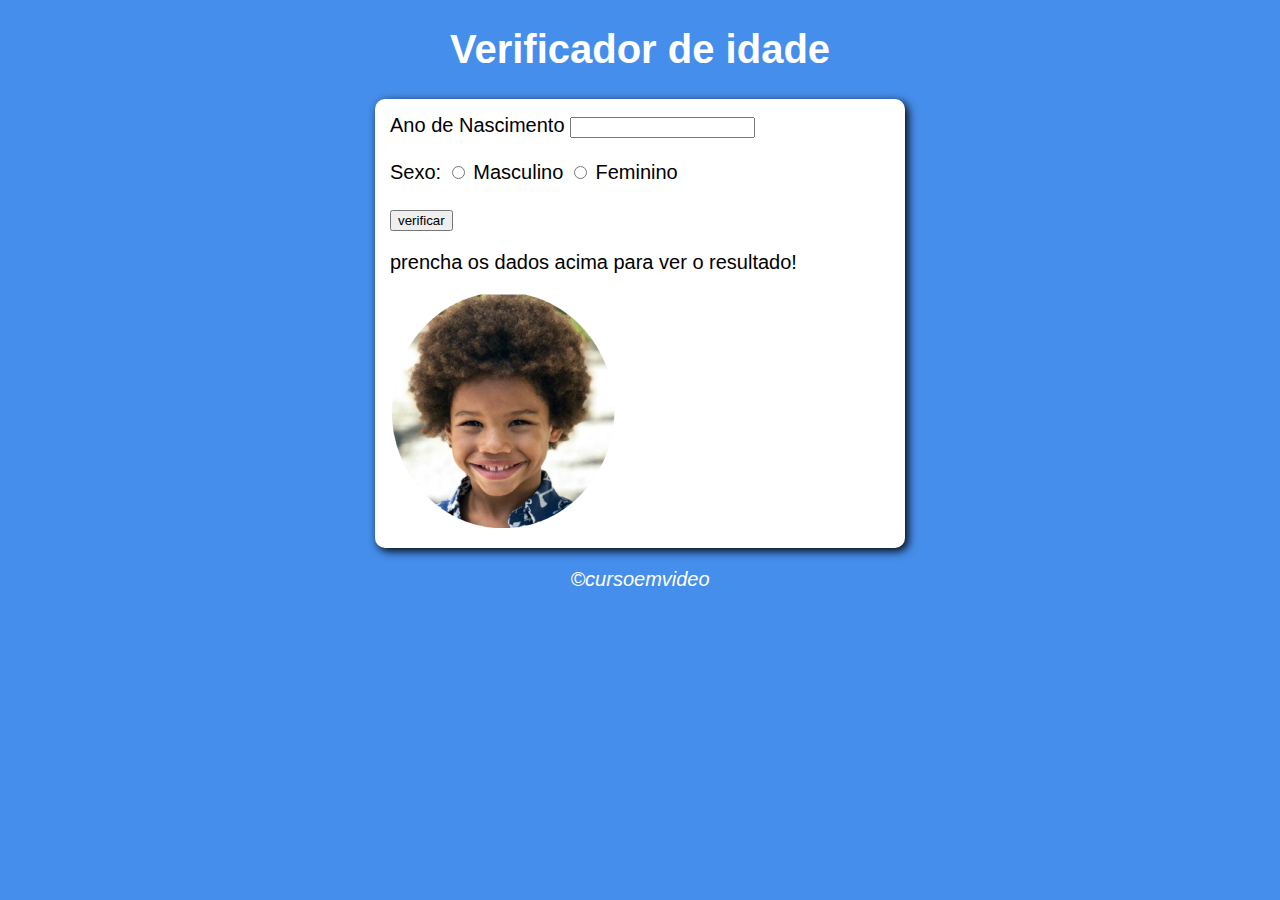
<file: curso_de_js/index.html>
<!DOCTYPE html>
<html lang="en">
<head>
    <meta charset="UTF-8">
    <meta name="viewport" content="width=device-width, initial-scale=1.0">
    <link rel="stylesheet" href="css/estilo.css">
    <title>Verificador de idade</title>
</head>
<body>
    <header>
        <h1>Verificador de idade</h1>
    </header>
    <section>
        <div>
            <span>Ano de Nascimento</span>
            <input type="text" name="txtn" id="txtn">
            <br>
            <br>
            <label for="Sexo">Sexo:</label>
            <input type="radio" id="masculino" name="genero" value="masculino">
            <label for="masculino">Masculino</label>
            <input type="radio" id="feminino" name="genero" value="feminino">
            <label for="feminino">Feminino</label>
            <br>
            <br>

            <input type="button" value="verificar" onclick="click()">
            <p>prencha os dados acima para ver o resultado!</p>
        </div>
        <div>
            <img src="img/4anosmen.png" alt="">
        </div>
    </section>
    <footer>
        <p>&copy;cursoemvideo</p>
    </footer>
    <script src="js/script.js"></script>
</body>
</html>
</file>
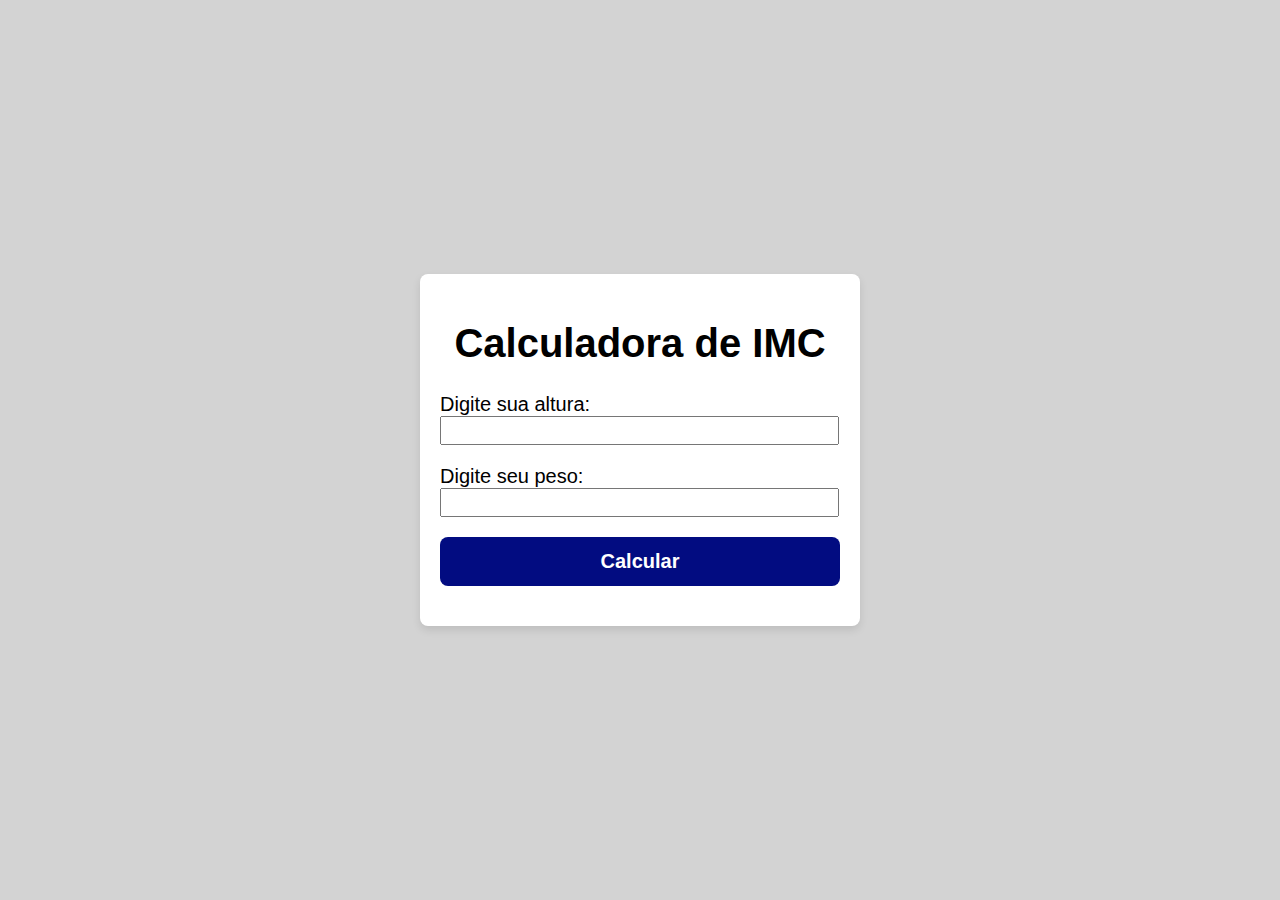
<file: curso_de_js/calculadora_de_IMC/index.html>
<!DOCTYPE html>
<html lang="en">
<head>
    <meta charset="UTF-8">
    <meta name="viewport" content="width=device-width, initial-scale=1.0">
    <title>Calculadora de IMC</title>
    <link rel="stylesheet" href="assets/estilo.css">
</head>
<body>
    <section>
             <h1>Calculadora de IMC</h1>
        <p>Digite sua altura:
            <br>
            <input type="number" name="txta" id="txta">
        </p>
        <p>Digite seu peso:
            <br>
            <input type="number" name="txtp" id="txtp">
        </p>
            <p id="res"></p>
        <p>
            <input type="button" value="Calcular" onclick="calculadora()">
        </p>

    </section>
    <script src="assets/script.js"></script>
</body>
</html>
</file>
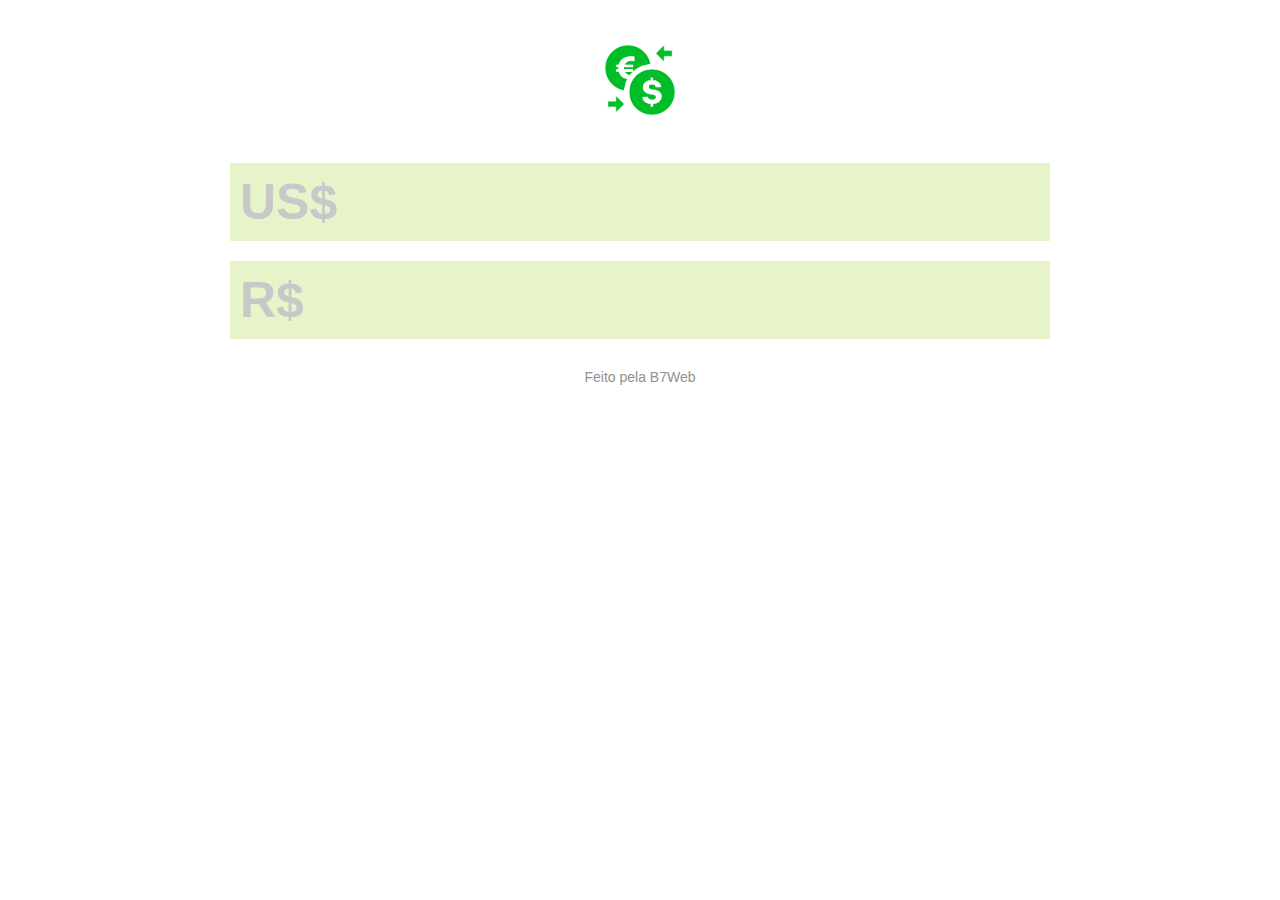
<file: curso_de_js/conversor/index.html>
<!DOCTYPE html>
<html lang="pt-br">

<head>
    <meta charset="UTF-8">
    <meta name="viewport" content="width=device-width, initial-scale=1.0">
    <title>Dolar para Real</title>
    <link rel="stylesheet" href="assets/style.css" />
</head>

<body>
    <header>
        <img src="assets/logo.png" alt="Conversor" />
    </header>

    <main>
        <section>
            <span class="cur">US$</span>
            <input id="usd" type="text" />
        </section>
        <section>
            <span class="cur">R$</span>
            <input id="brl" type="text" />
        </section>
    </main>

    <footer>
        Feito pela B7Web
    </footer>
</body>

</html>
</file>
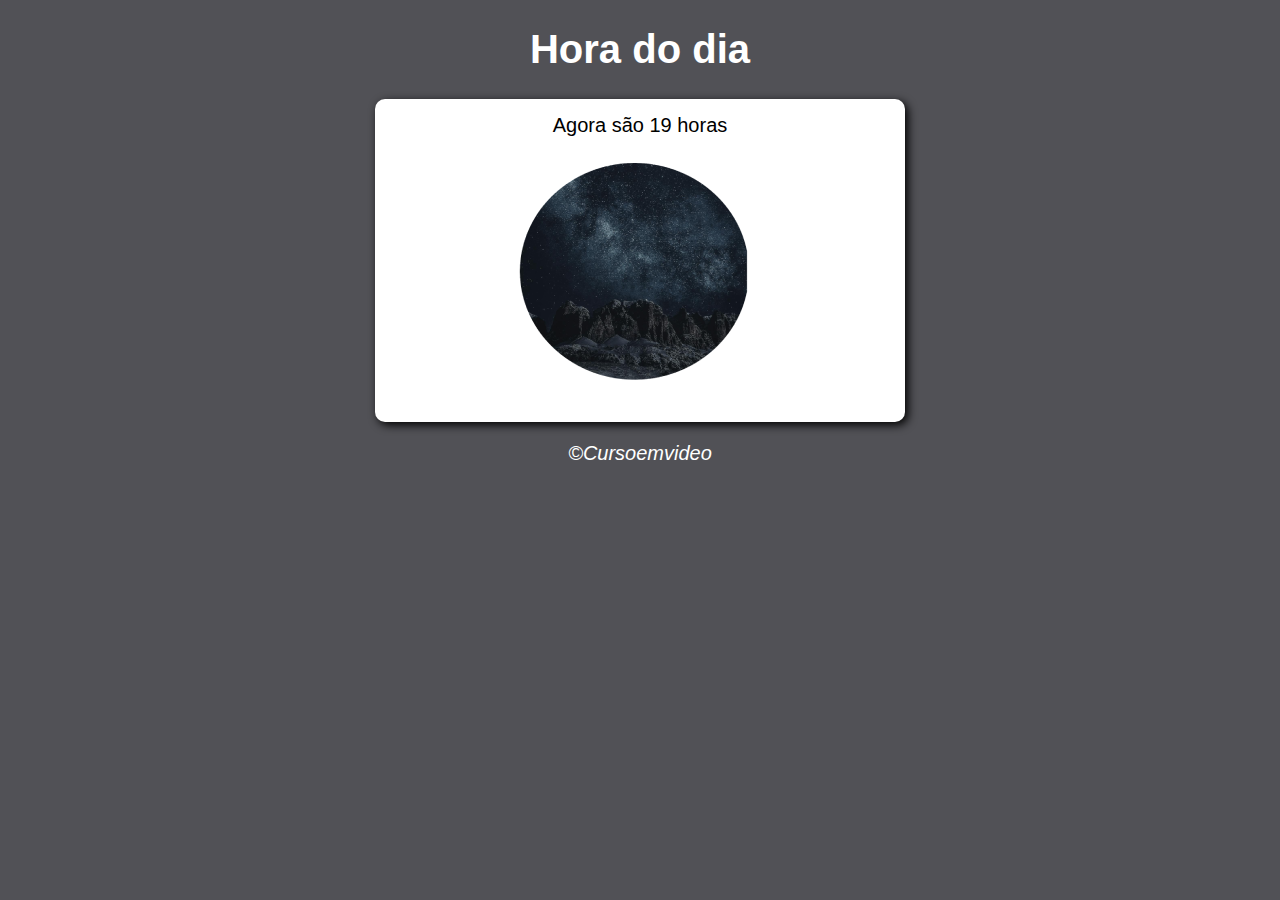
<file: curso_de_js/Project001/Index.html>
<!DOCTYPE html>
<html>

<head>
    <meta charset="UTF-8">
    <meta name="viewport" content="width=device-width, initial-scale=1">
    <link rel="stylesheet" href="Css/Estilo.css">
    <title></title>
</head>
    
<body onload="download()">
    <header>
        <h1>Hora do dia</h1>
    </header>
    <section>
        <div id="msg">
            A quick vai aparecer a mensagem...
        </div>
        <div id="foto">
            <img id="imagem" src="Img/IMG_20241220_164431.png" alt="fot_do_dia">
        </div>
    </section>
    <footer>
        <p>&copy;Cursoemvideo</p>
    </footer>
    <script src="Js/Script.js">
    </script>
    
</body>

</html>
</file>
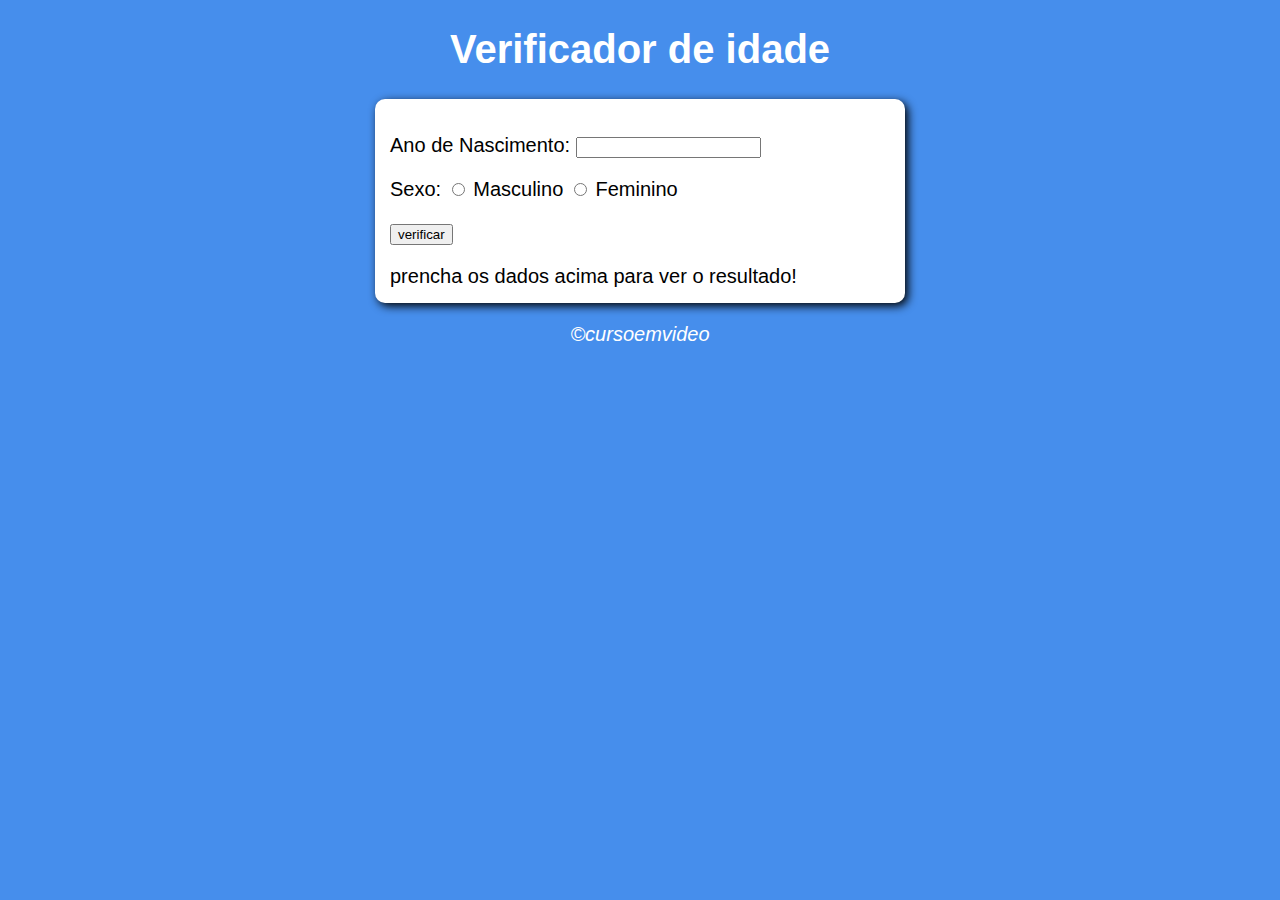
<file: curso_de_js/project002/index.html>
<!DOCTYPE html>
<html lang="en">
<head>
    <meta charset="UTF-8">
    <meta name="viewport" content="width=device-width, initial-scale=1.0">
    <link rel="stylesheet" href="css/estilo.css">
    <title>Verificador de idade</title>
</head>
<body>
    <header>
        <h1>Verificador de idade</h1>
    </header>
    <section>
        <div>
            <p>Ano de Nascimento:
                <input type="number" name="txtano" id="txtano" min="0">
            </p>
            <p>Sexo:
                <input type="radio" id="mas" name="radsex" >
                <label for="mas">Masculino</label>
                <input type="radio" id="fem" name="radsex">
                <label for="fem">Feminino</label>
            </p>
            <p>
                <input type="button" value="verificar" onclick="verificar()">
            </p>
        </div>
        <div id="res">
            prencha os dados acima para ver o resultado!
        </div>
    </section>
    <footer>
        <p>&copy;cursoemvideo</p>
    </footer>
    <script src="js/script.js"></script>
</body>
</html>
</file>
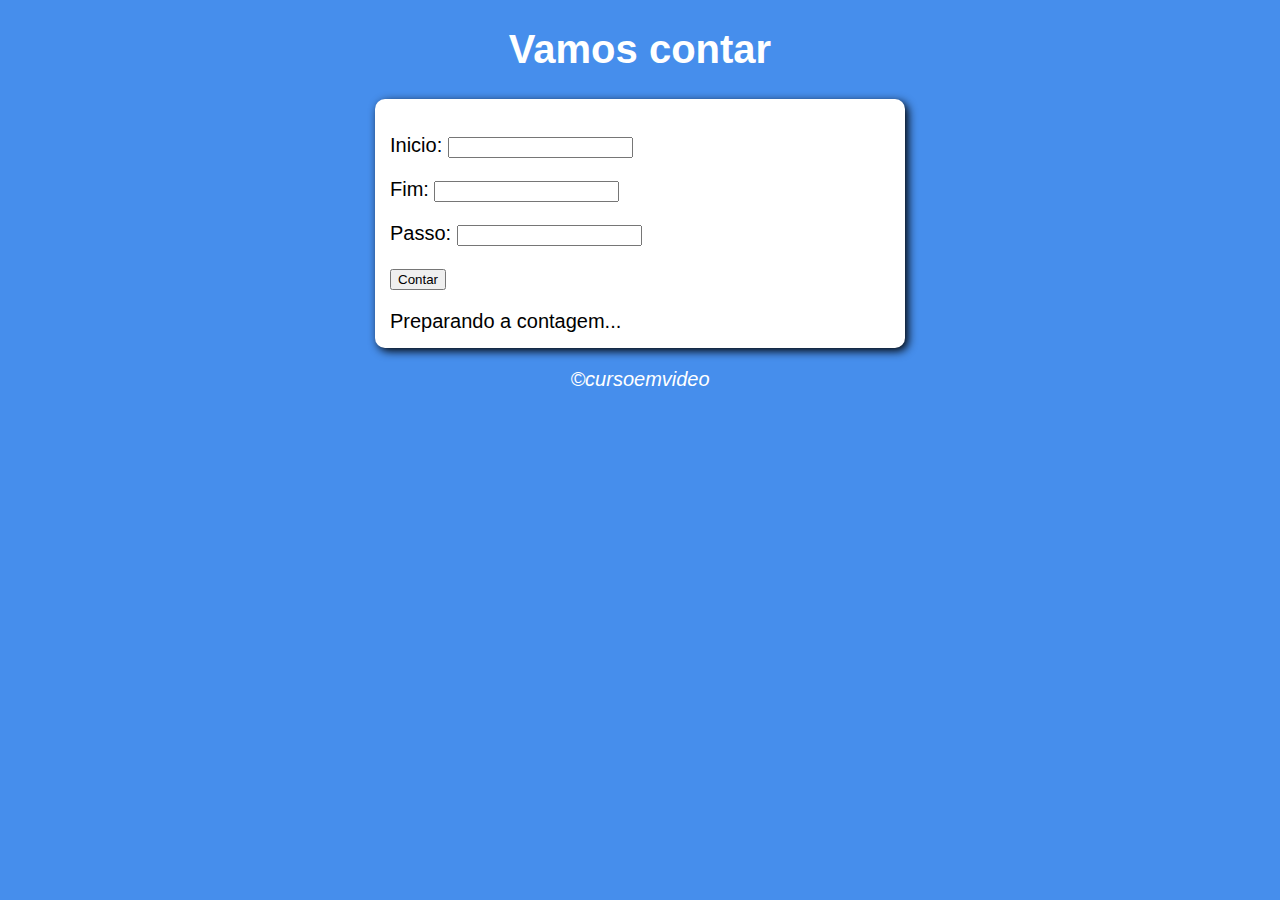
<file: curso_de_js/project003/index.html>
<!DOCTYPE html>
<html lang="en">
<head>
    <meta charset="UTF-8">
    <meta name="viewport" content="width=device-width, initial-scale=1.0">
    <link rel="stylesheet" href="css/estilo.css">
    <title>Document</title>
</head>
<body>
    <header>
        <h1>Vamos contar</h1>
    </header>
    <section>
        <div>
            <p>Inicio:
                <input type="number" name="txti" id="txti">
            </p>
            <p>Fim:
                <input type="number" name="txtf" id="txtf">
            </p>
            <p>Passo:
                <input type="number" name="txtp" id="txtp">
            </p>
            <p>
                <input type="button" value="Contar" onclick="Contador()">
            </p>

        </div>
        <div id="res">
            Preparando a contagem...
        </div>
    </section>
    <footer>
        <p>&copy;cursoemvideo</p>
    </footer>
    <script src="js/script.js"></script>
</body>
</html>
</file>
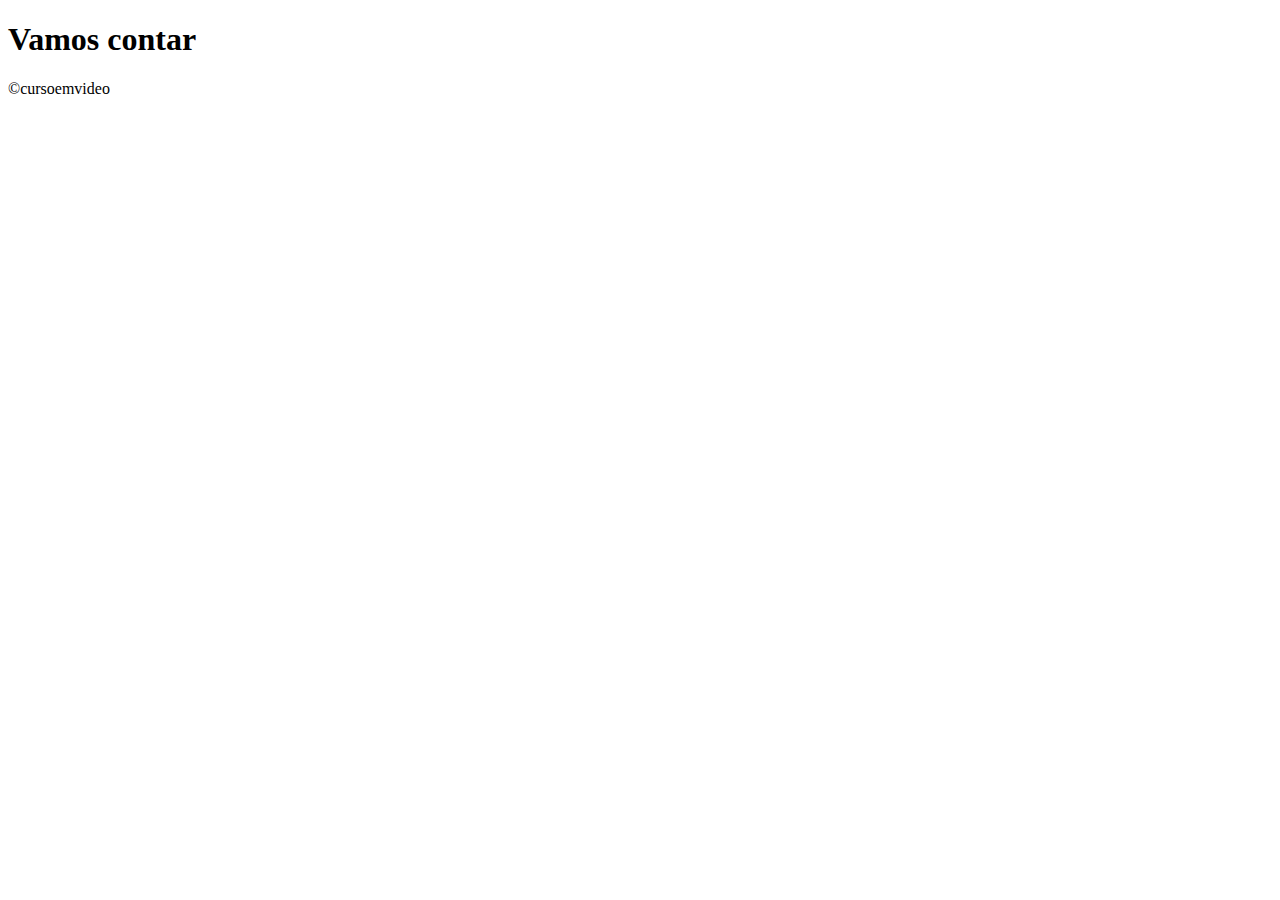
<file: curso_de_js/project004/index.html>
<!DOCTYPE html>
<html lang="en">
<head>
    <meta charset="UTF-8">
    <meta name="viewport" content="width=device-width, initial-scale=1.0">
    <title>Document</title>
</head>
<body>
    <header>
        <h1>Vamos contar</h1>
    </header>
    <section>
        <div>


        </div>
        <div>

        </div>
    </section>
    <footer>
        <p>&copy;cursoemvideo</p>
    </footer>
</body>
</html>
</file>
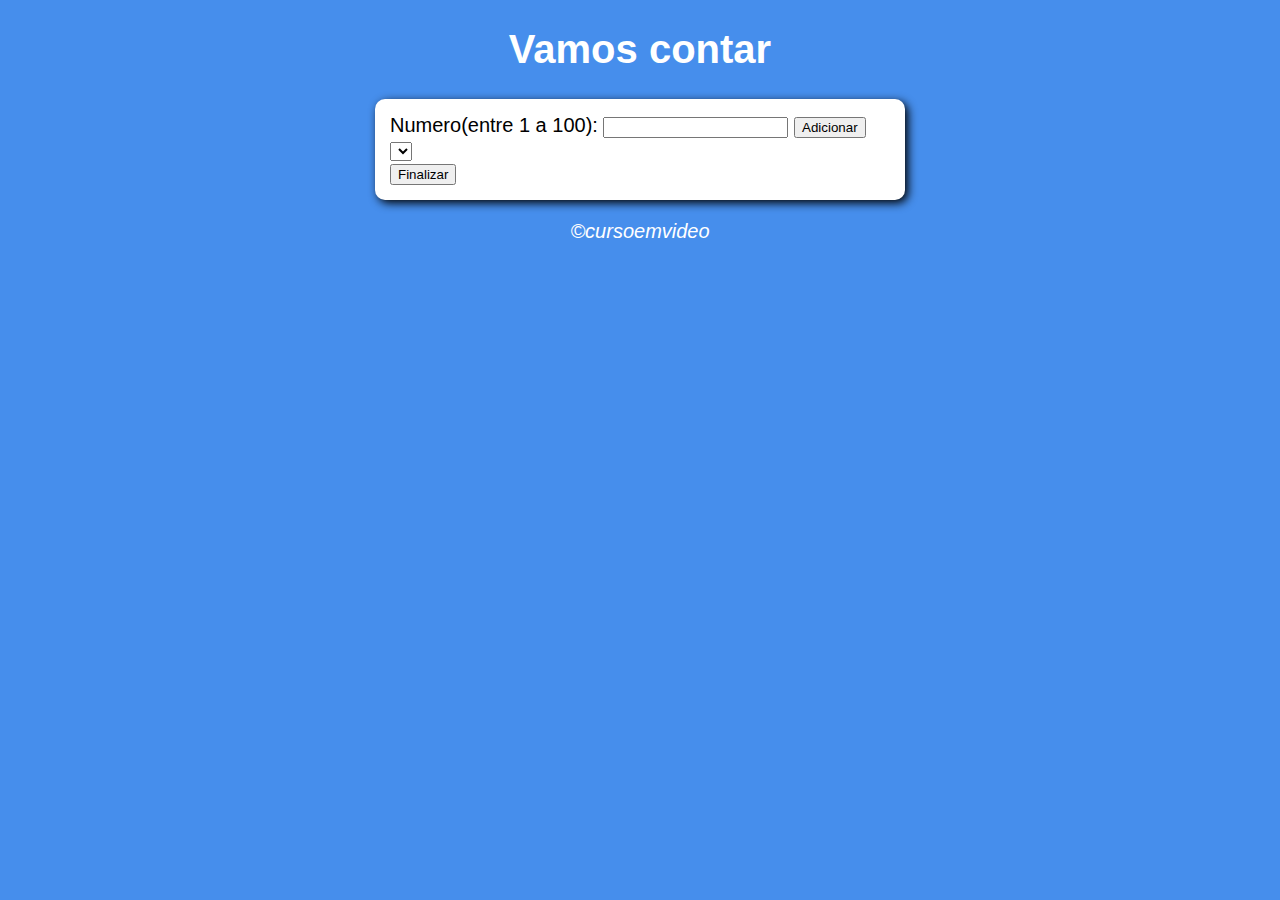
<file: curso_de_js/project005/index.html>
<!DOCTYPE html>
<html lang="en">
<head>
    <meta charset="UTF-8">
    <meta name="viewport" content="width=device-width, initial-scale=1.0">
    <link rel="stylesheet" href="css/estilo.css">
    <title>Document</title>
</head>
<body>
    <header>
        <h1>Vamos contar</h1>
    </header>
    <section>
        <div>Numero(entre 1 a 100):
            <input type="number" name="txtn" id="txtn">
            <input type="button" value="Adicionar" onclick="Adicionar()">

        </div>
        <div>
            <select name="selan" id="selan"></select>
            <br>
            <input type="button" value="Finalizar" onclick="Finalizar()">
        </div>
    </section>
    <footer>
        <p>&copy;cursoemvideo</p>
    </footer>
</body>
</html>
</file>
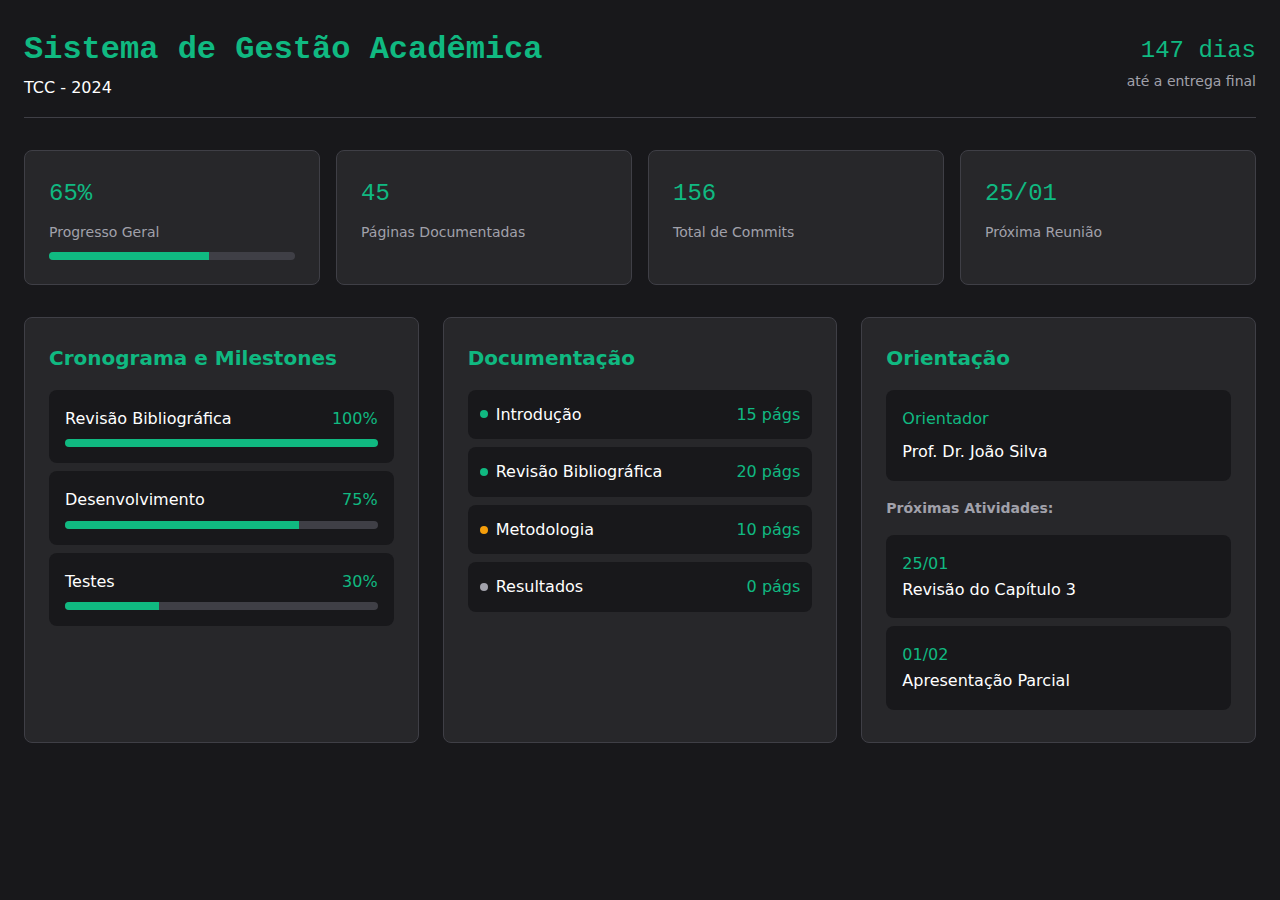
<file: ESTUDO-JS/JSPractice/exefundamentos/Estruturas_Condicionais/index.html>
<!DOCTYPE html>
<html lang="pt-BR">
<head>
    <meta charset="UTF-8">
    <meta name="viewport" content="width=device-width, initial-scale=1.0">
    <title>Dashboard TCC</title>
    <style>
        /* Reset e variáveis */
        * {
            margin: 0;
            padding: 0;
            box-sizing: border-box;
            font-family: 'Segoe UI', system-ui, sans-serif;
        }

        :root {
            --bg-dark: #18181b;
            --bg-card: #27272a;
            --text-primary: #ffffff;
            --text-secondary: #a1a1aa;
            --accent: #10b981;
            --border: #3f3f46;
            --hover: #4b5563;
        }

        /* Estilos base */
        body {
            background-color: var(--bg-dark);
            color: var(--text-primary);
            line-height: 1.6;
        }

        .container {
            max-width: 1280px;
            margin: 0 auto;
            padding: 1.5rem;
        }

        /* Header */
        .header {
            margin-bottom: 2rem;
            border-bottom: 1px solid var(--border);
            padding-bottom: 1rem;
        }

        .header-content {
            display: flex;
            justify-content: space-between;
            align-items: center;
        }

        .project-title {
            font-size: 2rem;
            font-weight: bold;
            color: var(--accent);
            font-family: 'Courier New', monospace;
        }

        .deadline {
            text-align: right;
        }

        .deadline-days {
            font-size: 1.5rem;
            color: var(--accent);
            font-family: 'Courier New', monospace;
        }

        /* Grid de status */
        .status-grid {
            display: grid;
            grid-template-columns: repeat(auto-fit, minmax(250px, 1fr));
            gap: 1rem;
            margin-bottom: 2rem;
        }

        .status-card {
            background: var(--bg-card);
            border: 1px solid var(--border);
            border-radius: 0.5rem;
            padding: 1.5rem;
            transition: border-color 0.3s;
        }

        .status-card:hover {
            border-color: var(--accent);
        }

        .status-value {
            font-size: 1.5rem;
            color: var(--accent);
            font-family: 'Courier New', monospace;
            margin-bottom: 0.5rem;
        }

        .status-label {
            color: var(--text-secondary);
            font-size: 0.875rem;
        }

        /* Progress bars */
        .progress-container {
            margin-top: 0.5rem;
        }

        .progress-bar {
            width: 100%;
            height: 8px;
            background: var(--border);
            border-radius: 4px;
            overflow: hidden;
        }

        .progress-fill {
            height: 100%;
            background: var(--accent);
            transition: width 0.3s ease;
        }

        /* Main grid */
        .main-grid {
            display: grid;
            grid-template-columns: repeat(auto-fit, minmax(350px, 1fr));
            gap: 1.5rem;
        }

        .card {
            background: var(--bg-card);
            border: 1px solid var(--border);
            border-radius: 0.5rem;
            padding: 1.5rem;
            transition: border-color 0.3s;
        }

        .card:hover {
            border-color: var(--accent);
        }

        .card-title {
            font-size: 1.25rem;
            color: var(--accent);
            margin-bottom: 1rem;
            display: flex;
            align-items: center;
            gap: 0.5rem;
        }

        /* Timeline */
        .timeline {
            margin-top: 1rem;
        }

        .timeline-item {
            padding: 1rem;
            background: var(--bg-dark);
            border-radius: 0.5rem;
            margin-bottom: 0.5rem;
        }

        .timeline-header {
            display: flex;
            justify-content: space-between;
            margin-bottom: 0.5rem;
        }

        /* Lista de documentos */
        .doc-list {
            list-style: none;
        }

        .doc-item {
            display: flex;
            justify-content: space-between;
            padding: 0.75rem;
            background: var(--bg-dark);
            border-radius: 0.5rem;
            margin-bottom: 0.5rem;
        }

        .status-dot {
            width: 8px;
            height: 8px;
            border-radius: 50%;
            margin-right: 0.5rem;
        }

        .status-completed {
            background: #10b981;
        }

        .status-progress {
            background: #f59e0b;
        }

        .status-pending {
            background: var(--text-secondary);
        }

        /* Responsividade */
        @media (max-width: 768px) {
            .header-content {
                flex-direction: column;
                text-align: center;
                gap: 1rem;
            }

            .deadline {
                text-align: center;
            }

            .main-grid {
                grid-template-columns: 1fr;
            }
        }
    </style>
</head>
<body>
    <div class="container">
        <!-- Header -->
        <header class="header">
            <div class="header-content">
                <div>
                    <h1 class="project-title">Sistema de Gestão Acadêmica</h1>
                    <p class="text-secondary">TCC - 2024</p>
                </div>
                <div class="deadline">
                    <div class="deadline-days">147 dias</div>
                    <div class="status-label">até a entrega final</div>
                </div>
            </div>
        </header>

        <!-- Status Grid -->
        <div class="status-grid">
            <div class="status-card">
                <div class="status-value">65%</div>
                <div class="status-label">Progresso Geral</div>
                <div class="progress-container">
                    <div class="progress-bar">
                        <div class="progress-fill" style="width: 65%"></div>
                    </div>
                </div>
            </div>

            <div class="status-card">
                <div class="status-value">45</div>
                <div class="status-label">Páginas Documentadas</div>
            </div>

            <div class="status-card">
                <div class="status-value">156</div>
                <div class="status-label">Total de Commits</div>
            </div>

            <div class="status-card">
                <div class="status-value">25/01</div>
                <div class="status-label">Próxima Reunião</div>
            </div>
        </div>

        <!-- Main Grid -->
        <div class="main-grid">
            <!-- Cronograma -->
            <div class="card">
                <h2 class="card-title">Cronograma e Milestones</h2>
                <div class="timeline">
                    <div class="timeline-item">
                        <div class="timeline-header">
                            <span>Revisão Bibliográfica</span>
                            <span style="color: var(--accent)">100%</span>
                        </div>
                        <div class="progress-bar">
                            <div class="progress-fill" style="width: 100%"></div>
                        </div>
                    </div>

                    <div class="timeline-item">
                        <div class="timeline-header">
                            <span>Desenvolvimento</span>
                            <span style="color: var(--accent)">75%</span>
                        </div>
                        <div class="progress-bar">
                            <div class="progress-fill" style="width: 75%"></div>
                        </div>
                    </div>

                    <div class="timeline-item">
                        <div class="timeline-header">
                            <span>Testes</span>
                            <span style="color: var(--accent)">30%</span>
                        </div>
                        <div class="progress-bar">
                            <div class="progress-fill" style="width: 30%"></div>
                        </div>
                    </div>
                </div>
            </div>

            <!-- Documentação -->
            <div class="card">
                <h2 class="card-title">Documentação</h2>
                <ul class="doc-list">
                    <li class="doc-item">
                        <div style="display: flex; align-items: center;">
                            <div class="status-dot status-completed"></div>
                            <span>Introdução</span>
                        </div>
                        <span style="color: var(--accent)">15 págs</span>
                    </li>
                    <li class="doc-item">
                        <div style="display: flex; align-items: center;">
                            <div class="status-dot status-completed"></div>
                            <span>Revisão Bibliográfica</span>
                        </div>
                        <span style="color: var(--accent)">20 págs</span>
                    </li>
                    <li class="doc-item">
                        <div style="display: flex; align-items: center;">
                            <div class="status-dot status-progress"></div>
                            <span>Metodologia</span>
                        </div>
                        <span style="color: var(--accent)">10 págs</span>
                    </li>
                    <li class="doc-item">
                        <div style="display: flex; align-items: center;">
                            <div class="status-dot status-pending"></div>
                            <span>Resultados</span>
                        </div>
                        <span style="color: var(--accent)">0 págs</span>
                    </li>
                </ul>
            </div>

            <!-- Orientação -->
            <div class="card">
                <h2 class="card-title">Orientação</h2>
                <div style="background: var(--bg-dark); padding: 1rem; border-radius: 0.5rem; margin-bottom: 1rem;">
                    <div style="color: var(--accent); margin-bottom: 0.5rem;">Orientador</div>
                    <div>Prof. Dr. João Silva</div>
                </div>
                <div>
                    <h3 style="color: var(--text-secondary); font-size: 0.875rem; margin-bottom: 0.5rem;">
                        Próximas Atividades:
                    </h3>
                    <div class="timeline">
                        <div class="timeline-item">
                            <div style="color: var(--accent)">25/01</div>
                            <div>Revisão do Capítulo 3</div>
                        </div>
                        <div class="timeline-item">
                            <div style="color: var(--accent)">01/02</div>
                            <div>Apresentação Parcial</div>
                        </div>
                    </div>
                </div>
            </div>
        </div>
    </div>
</body>
</html>
</file>
<file: curso_de_js/css/estilo.css>
body{
    background: rgb(70, 142, 236);
    font: normal 15pt arial;
}
header{
    color: white;
    text-align:center;
}
section{
    background: white;
    border-radius: 10px;
    padding:15px;
    width: 500px;
    margin: auto;
    box-shadow: 3px 3px 10px rgb(0, 0, 0, 363);
}
footer{
    color: white;
    text-align: center;
    font-style: italic;
}
</file>
<file: curso_de_js/calculadora_de_IMC/assets/estilo.css>
body {
    display: flex;
    justify-content: center;
    align-items: center;
    height: 100vh;
    margin: 0;
    background: lightgray;
    font: normal 15pt arial;
}
section {
    padding: 20px;
    width: 400px;
    border-radius: 8px;
    background-color: white;
    box-shadow: 0 4px 8px rgba(0, 0, 0, 0.1);
    h1 {
        text-align: center;
    }
    input[type='button'] {
        width: 400px;
        padding: 13px;
        border-radius: 8px;
        border: none;
        cursor: pointer;
        background-color: #020c81;
        color: white;
        font-weight: bolder;
        font-size: 20px;
    }
    input[type='button']:hover {
        background-color: #020c40;
        transition: all 0.4s;
    }
    input[type='number'] {
        width: 385px;
        padding: 5px;
    }
}
</file>
<file: curso_de_js/conversor/assets/style.css>
:root {
    --background: #FFF;
    --primary: #333333;
    --foreground: #e7f4c9;
    --secondary: #909090;
    --secondary-light: #c8c8c8;
}

* {
    margin: 0;
    padding: 0;
    list-style: none;
}

html {
    font-size: 62.5%;
}

body {
    font-size: 1.4rem;
    font-family: Arial, Helvetica, sans-serif;
    background-color: var(--background);
    color: var(--primary);
}

header {
    text-align: center;
    margin: 4rem 2rem;
}

header img {
    width: auto;
    height: 8rem;
}

main {
    margin: 3rem;
}

main section {
    display: flex;
    font-weight: bold;
    background-color: var(--foreground);
    margin: 2rem auto;
    padding: 1rem;
    max-width: 80rem;
}

main section span {
    display: block;
    margin-right: 1rem;
    color: var(--secondary-light);
    font-size: 5rem;
}

main section input {
    flex: 1;
    min-width: 0;
    background: transparent;
    color: var(--secondary);
    font-size: 5rem;
    font-weight: bold;
    border: 0;
    outline: none;
    text-align: right;
}

footer {
    text-align: center;
    font-size: 1.4rem;
    color: var(--secondary);
}
</file>
<file: curso_de_js/Project001/Css/Estilo.css>
body{
    background: rgb(70, 142, 236);
    font: normal 15pt arial;
} 
header{
    color: white;
    text-align:center;
}
section{
    display: flex;
    align-items: center;
    flex-direction:column ;
    background: white;
    border-radius: 10px;
    padding:15px;
    width: 500px;
    margin: auto;
    box-shadow: 3px 3px 10px rgb(0, 0, 0, 363);
}

footer{
    color: white;
    text-align: center;
    font-style: italic;
}
</file>
<file: curso_de_js/project002/css/estilo.css>
body{
    background: rgb(70, 142, 236);
    font: normal 15pt arial;
}
header{
    color: white;
    text-align:center;
}
section{
    background: white;
    border-radius: 10px;
    padding:15px;
    width: 500px;
    margin: auto;
    box-shadow: 3px 3px 10px rgb(0, 0, 0, 363);
}
footer{
    color: white;
    text-align: center;
    font-style: italic;
}
</file>
<file: curso_de_js/project003/css/estilo.css>
body {
    background: rgb(70, 142, 236);
    font: normal 15pt arial;
}
header {
    color: white;
    text-align: center;
}
section {
    background: white;
    border-radius: 10px;
    padding: 15px;
    width: 500px;
    margin: auto;
    box-shadow: 3px 3px 10px rgb(0, 0, 0, 363);
}
footer {
    color: white;
    text-align: center;
    font-style: italic;
}
</file>
<file: curso_de_js/project005/css/estilo.css>
body {
    background: rgb(70, 142, 236);
    font: normal 15pt arial;
}
header {
    color: white;
    text-align: center;
}
section {
    background: white;
    border-radius: 10px;
    padding: 15px;
    width: 500px;
    margin: auto;
    box-shadow: 3px 3px 10px rgb(0, 0, 0, 363);
}
footer {
    color: white;
    text-align: center;
    font-style: italic;
}
</file>
